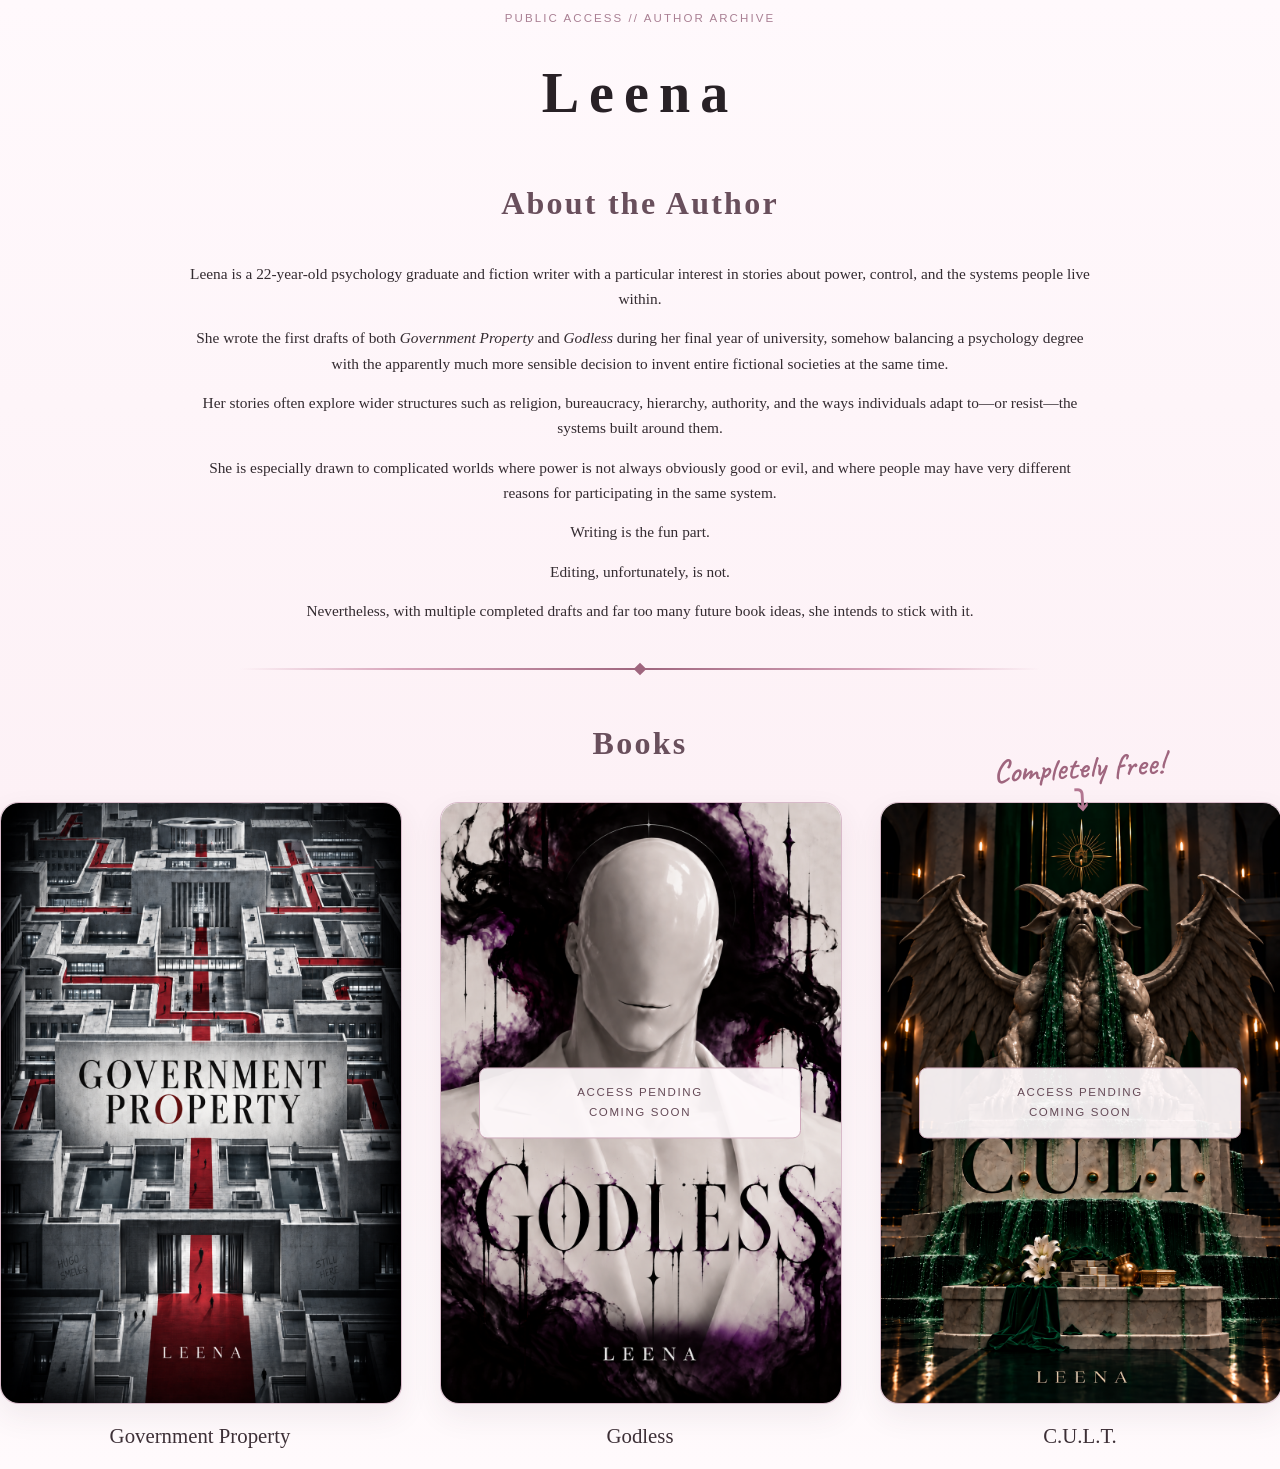
<file: index.html>
<!DOCTYPE html>
<html lang="en">

<head>
  <!-- =========================================================
       HANDWRITING FONT
       Used for the "Completely free" note on Book Three.
       ========================================================= -->

  <link rel="preconnect" href="https://fonts.googleapis.com">

  <link rel="preconnect" href="https://fonts.gstatic.com" crossorigin>

  <link href="https://fonts.googleapis.com/css2?family=Caveat:wght@600&display=swap" rel="stylesheet">


  <!-- Main website styling -->
  <link rel="stylesheet" href="style.css">
    
  <!-- =========================================================
       WEBSITE SETTINGS
       This section controls basic browser information.
       You normally won't need to edit much here.
       ========================================================= -->

  <meta charset="UTF-8">

  <meta name="viewport" content="width=device-width, initial-scale=1.0">

  <!-- This is the text shown on the browser tab -->
  <title>Leena | Author</title>

</head>


<body>


  <!-- =========================================================
       AUTHOR NAME / MAIN WEBSITE TITLE
       Change "Leena" here if you ever want a different name.
  
     INSTITUTIONAL WEBSITE LABEL
     Small atmospheric text above the author name
     ========================================================= -->

<p class="system-label">
  PUBLIC ACCESS // AUTHOR ARCHIVE
</p>
  
  <h1>Leena</h1>



  <!-- =========================================================
       ABOUT THE AUTHOR SECTION
       Replace the paragraph below with your actual author bio.
       ========================================================= -->

<section class="about-section">

  <h2>About the Author</h2>

  <p>
    Leena is a 22-year-old psychology graduate and fiction writer with a particular
    interest in stories about power, control, and the systems people live within.
  </p>

  <p>
    She wrote the first drafts of both <em>Government Property</em> and <em>Godless</em>
    during her final year of university, somehow balancing a psychology degree with
    the apparently much more sensible decision to invent entire fictional societies
    at the same time.
  </p>

  <p>
    Her stories often explore wider structures such as religion, bureaucracy,
    hierarchy, authority, and the ways individuals adapt to—or resist—the systems
    built around them.
  </p>

  <p>
    She is especially drawn to complicated worlds where power is not always obviously
    good or evil, and where people may have very different reasons for participating
    in the same system.
  </p>

  <p>
    Writing is the fun part.
  </p>

  <p>
    Editing, unfortunately, is not.
  </p>

  <p>
    Nevertheless, with multiple completed drafts and far too many future book ideas,
    she intends to stick with it.
  </p>

  </section>
  
<!-- =========================================================
     DECORATIVE DIVIDER
     Separates the author bio from the books.
     ========================================================= -->

<div class="section-divider"></div>
  
<!-- =========================================================
     BOOKS SECTION
     Contains all books shown on the homepage.
     ========================================================= -->

<section class="books-section">

  <h2>Books</h2>

  <!-- =====================================================
       BOOK GRID
       Keeps the three books beside each other.
       ===================================================== -->

  <div class="book-grid">

 <!-- ===================================================
     BOOK 1
     Government Property
     Clicking the cover OR title opens Book One's page.
     =================================================== -->

<div class="book">

  <a href="book-one.html">

    <div class="book-cover-placeholder">

      <img
        src="government-property-cover.png.png"
        alt="Government Property book cover"
      >

    </div>

  </a>

  <h3>
    <a href="book-one.html">Government Property</a>
  </h3>

</div>

   <!-- ===================================================
     BOOK 2
     Godless
     Coming soon - cover is visible but access is pending.
     =================================================== -->

<div class="book coming-soon">

  <a href="book-two.html">

    <div class="book-cover-placeholder">

      <img
        src="godless-cover.png.png"
        alt="Godless book cover"
      >

    </div>

  </a>

  <h3>
    <a href="book-two.html">Godless</a>
  </h3>

</div>
    
    <!-- ===================================================
     BOOK 3
     Clicking the cover OR title opens Book Three's page.
     =================================================== -->

<div class="book coming-soon">

  <!-- ===================================================
     FREE BOOK NOTE
     Handwritten note shown above Book Three.
     =================================================== -->

<div class="free-note">

  Completely free!

<div class="free-arrows">
  ⤵
</div>

</div>

  <a href="book-three.html">

    
   <div class="book-cover-placeholder">

  <!-- C.U.L.T. real book cover -->
  <img
    src="CULT-cover.png.png"
    alt="C.U.L.T. book cover"
  >

</div>

    

  </a>

  <h3>
    <a href="book-three.html">C.U.L.T.</a>
  </h3>

</div>
    
</section>
  
</body>

</html>
</file>
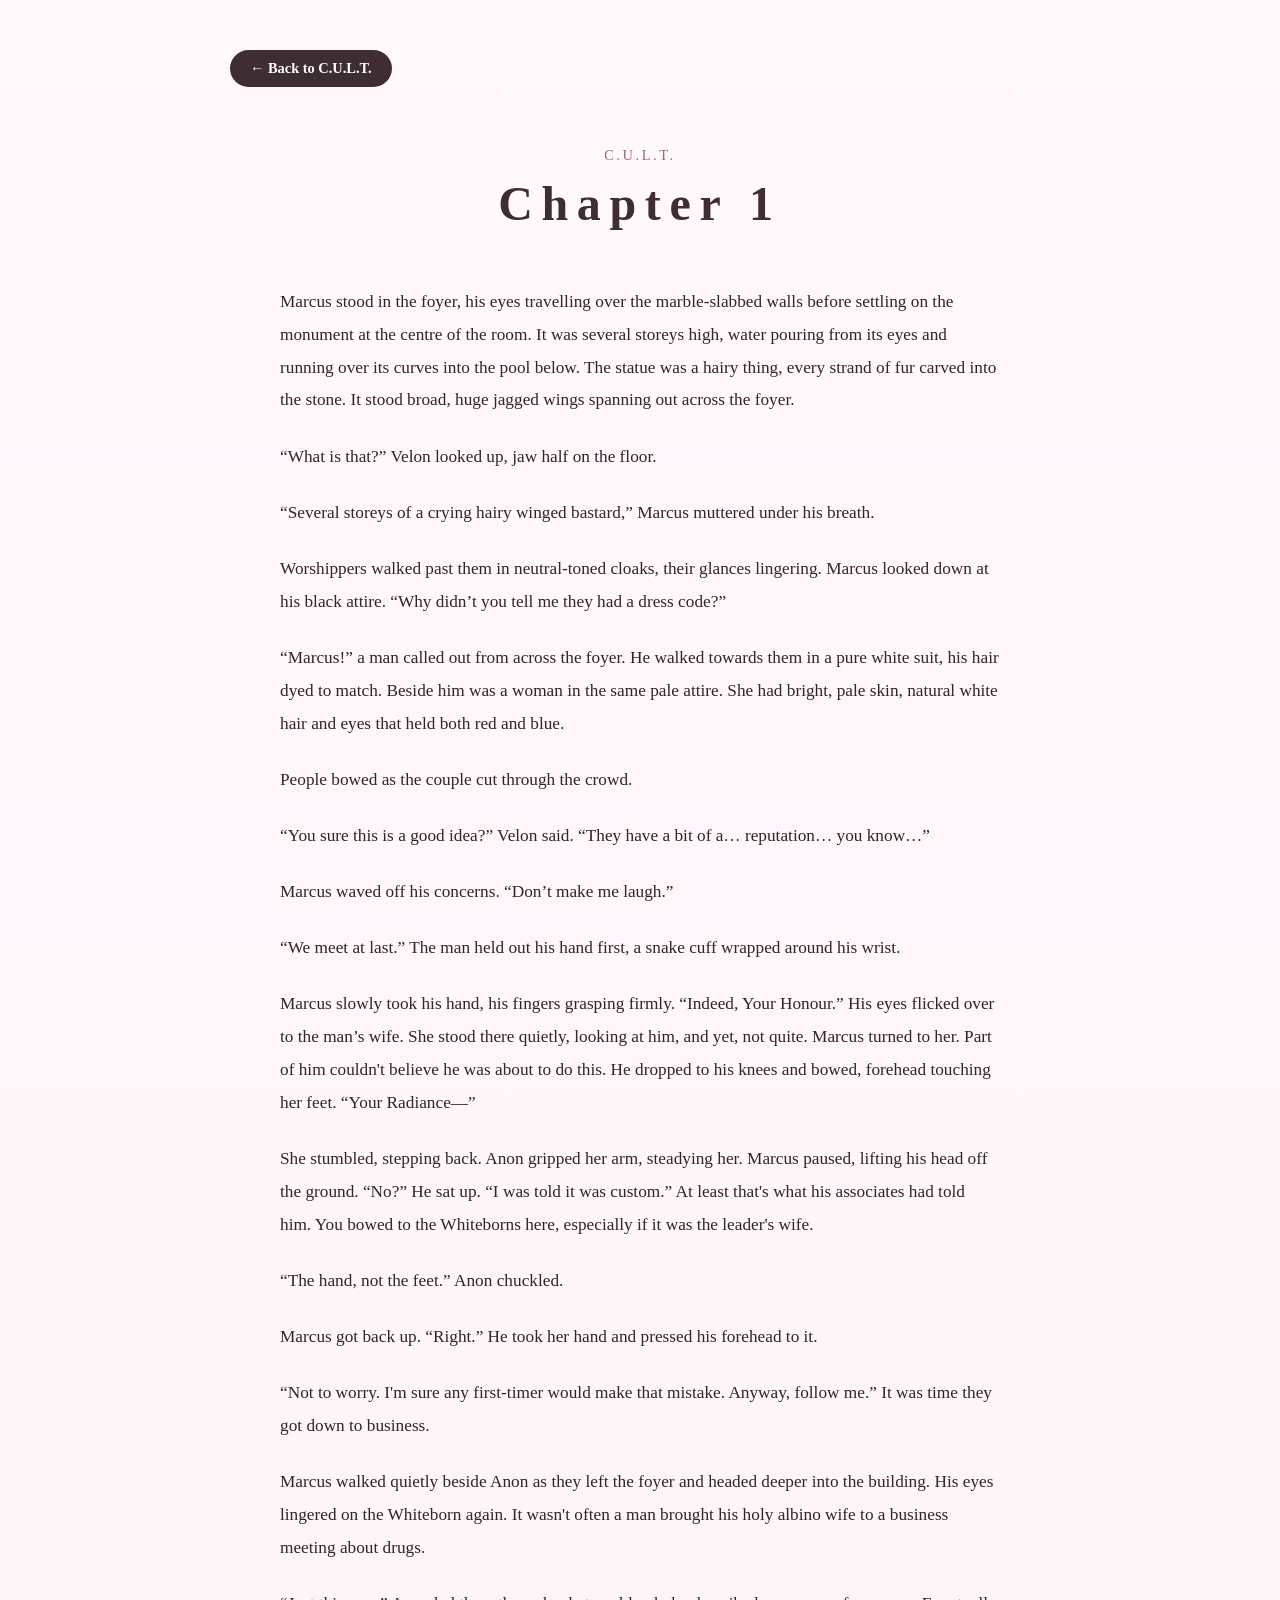
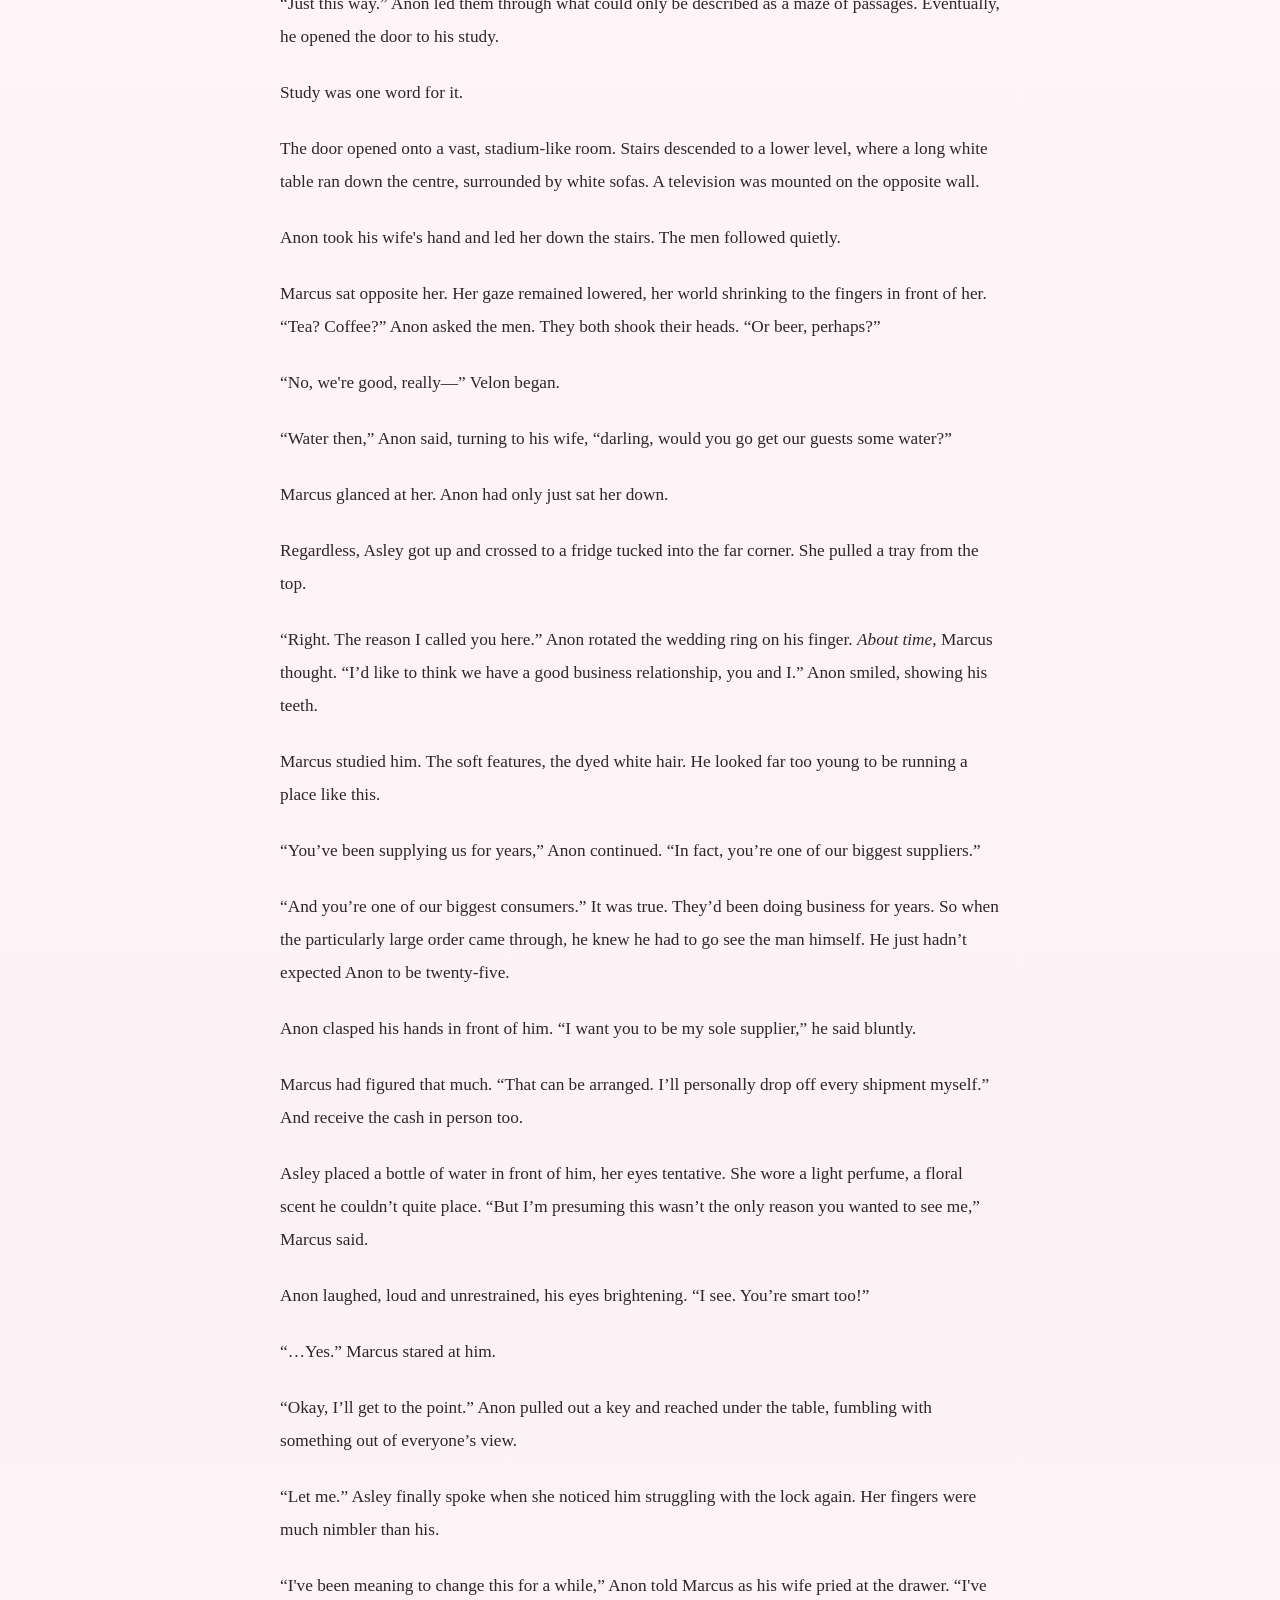
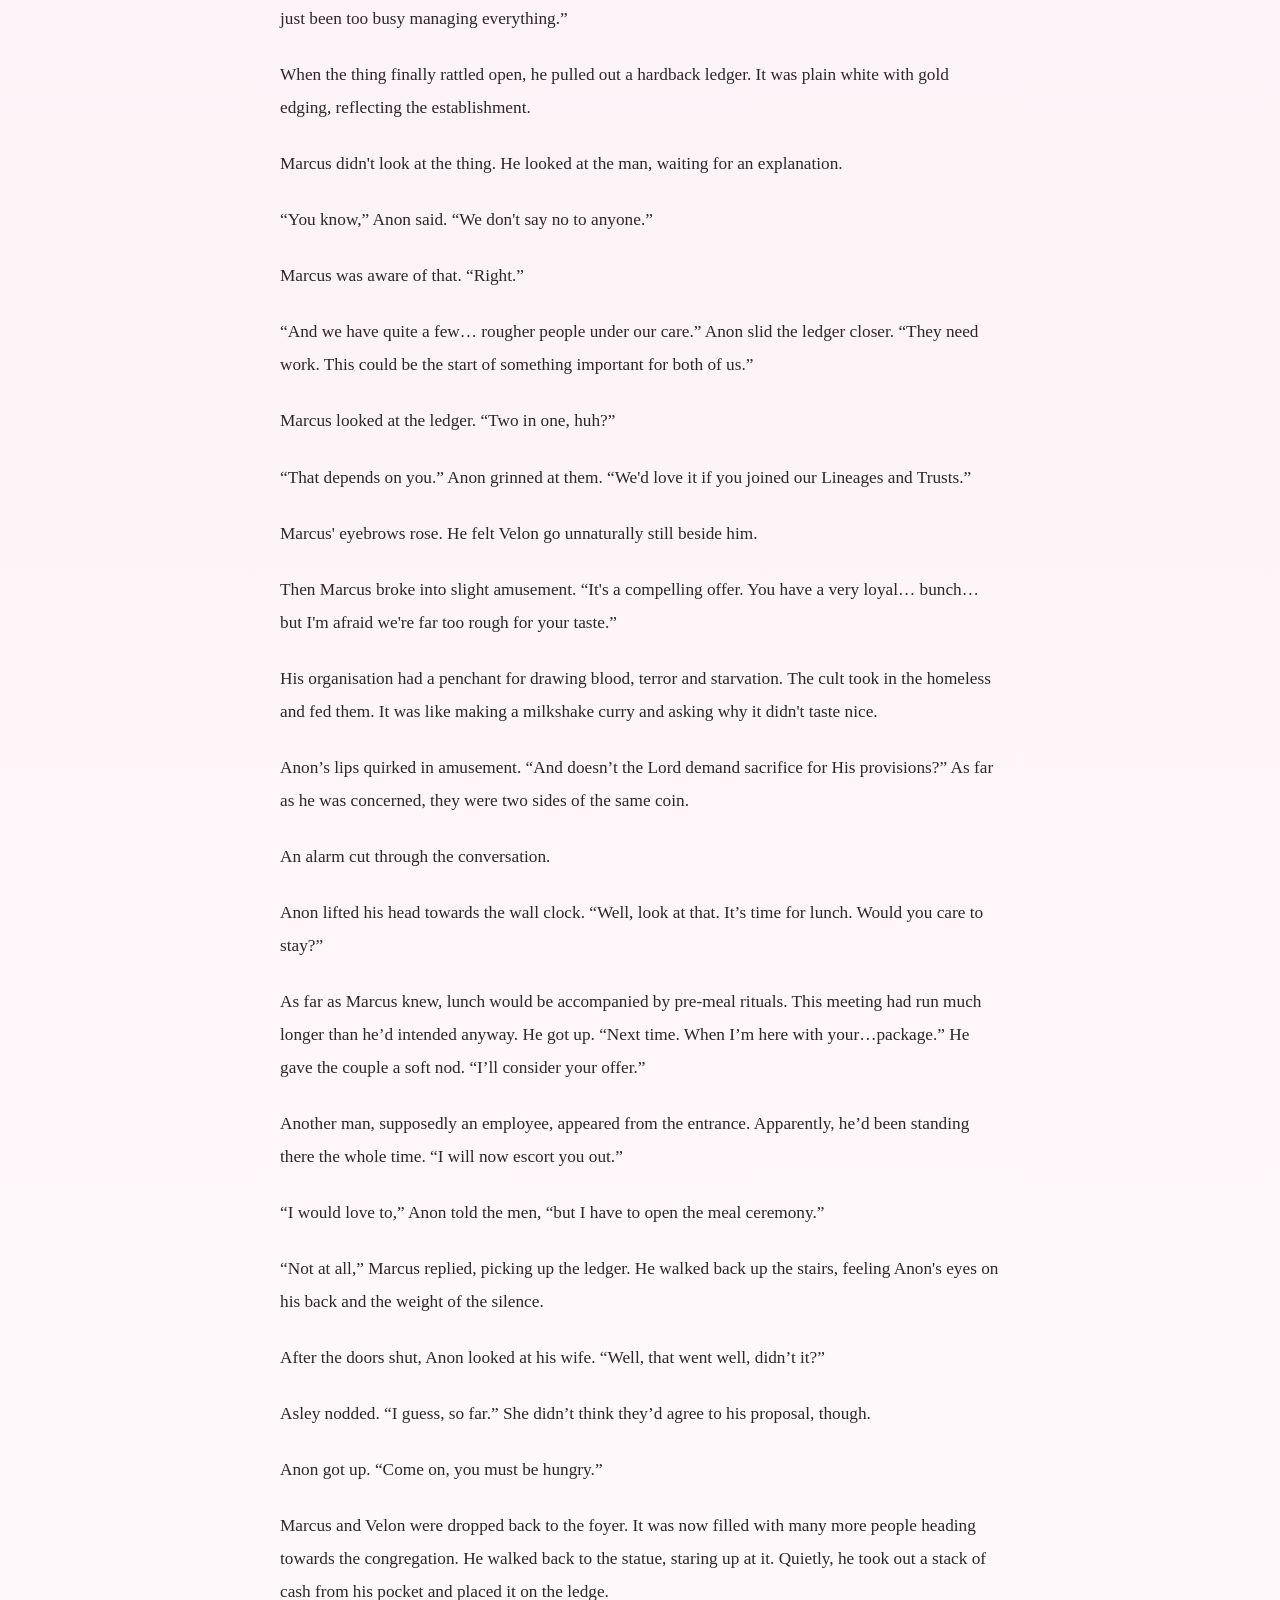
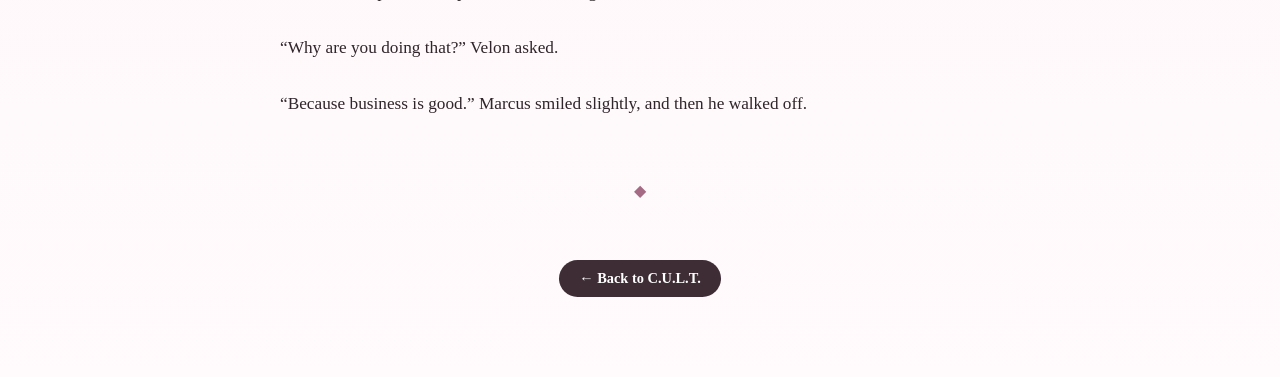
<file: cult-chapter-1.html>
<!DOCTYPE html>
<html lang="en">

<head>

  <!-- =========================================================
       WEBSITE SETTINGS
       ========================================================= -->

  <meta charset="UTF-8">

  <meta name="viewport" content="width=device-width, initial-scale=1.0">

  <title>Chapter 1 | C.U.L.T. | Leena</title>

  <link rel="stylesheet" href="style.css">

</head>


<body>

  <!-- =========================================================
       C.U.L.T. - CHAPTER 1
       This page contains ONLY Chapter 1.
       ========================================================= -->

  <main class="chapter-page">


    <!-- =========================================================
         BACK TO BOOK PAGE
         ========================================================= -->

    <a class="back-button" href="book-three.html">
      ← Back to C.U.L.T.
    </a>


    <!-- =========================================================
         CHAPTER HEADER
         ========================================================= -->

    <header class="chapter-header">

      <p class="chapter-book-title">
        C.U.L.T.
      </p>

      <h1>Chapter 1</h1>

    </header>


    <!-- =========================================================
         ACTUAL CHAPTER TEXT
         ========================================================= -->

    <article class="chapter-text">

      <p>
        Marcus stood in the foyer, his eyes travelling over the marble-slabbed walls before settling on the monument at the centre of the room. It was several storeys high, water pouring from its eyes and running over its curves into the pool below. The statue was a hairy thing, every strand of fur carved into the stone. It stood broad, huge jagged wings spanning out across the foyer.
      </p>

      <p>
        “What is that?” Velon looked up, jaw half on the floor.
      </p>

      <p>
        “Several storeys of a crying hairy winged bastard,” Marcus muttered under his breath.
      </p>

      <p>
        Worshippers walked past them in neutral-toned cloaks, their glances lingering. Marcus looked down at his black attire. “Why didn’t you tell me they had a dress code?”
      </p>

      <p>
        “Marcus!” a man called out from across the foyer. He walked towards them in a pure white suit, his hair dyed to match. Beside him was a woman in the same pale attire. She had bright, pale skin, natural white hair and eyes that held both red and blue.
      </p>

      <p>
        People bowed as the couple cut through the crowd.
      </p>

      <p>
        “You sure this is a good idea?” Velon said. “They have a bit of a… reputation… you know…”
      </p>

      <p>
        Marcus waved off his concerns. “Don’t make me laugh.”
      </p>

      <p>
        “We meet at last.” The man held out his hand first, a snake cuff wrapped around his wrist.
      </p>

      <p>
        Marcus slowly took his hand, his fingers grasping firmly. “Indeed, Your Honour.” His eyes flicked over to the man’s wife. She stood there quietly, looking at him, and yet, not quite. Marcus turned to her. Part of him couldn't believe he was about to do this. He dropped to his knees and bowed, forehead touching her feet. “Your Radiance—”
      </p>

      <p>
        She stumbled, stepping back. Anon gripped her arm, steadying her. Marcus paused, lifting his head off the ground. “No?” He sat up. “I was told it was custom.” At least that's what his associates had told him. You bowed to the Whiteborns here, especially if it was the leader's wife.
      </p>

      <p>
        “The hand, not the feet.” Anon chuckled.
      </p>

      <p>
        Marcus got back up. “Right.” He took her hand and pressed his forehead to it.
      </p>

      <p>
        “Not to worry. I'm sure any first-timer would make that mistake. Anyway, follow me.” It was time they got down to business.
      </p>

      <p>
        Marcus walked quietly beside Anon as they left the foyer and headed deeper into the building. His eyes lingered on the Whiteborn again. It wasn't often a man brought his holy albino wife to a business meeting about drugs.
      </p>

      <p>
        “Just this way.” Anon led them through what could only be described as a maze of passages. Eventually, he opened the door to his study.
      </p>

      <p>
        Study was one word for it.
      </p>

      <p>
        The door opened onto a vast, stadium-like room. Stairs descended to a lower level, where a long white table ran down the centre, surrounded by white sofas. A television was mounted on the opposite wall.
      </p>

      <p>
        Anon took his wife's hand and led her down the stairs. The men followed quietly.
      </p>

      <p>
        Marcus sat opposite her. Her gaze remained lowered, her world shrinking to the fingers in front of her. “Tea? Coffee?” Anon asked the men. They both shook their heads. “Or beer, perhaps?”
      </p>

      <p>
        “No, we're good, really—” Velon began.
      </p>

      <p>
        “Water then,” Anon said, turning to his wife, “darling, would you go get our guests some water?”
      </p>

      <p>
        Marcus glanced at her. Anon had only just sat her down.
      </p>

      <p>
        Regardless, Asley got up and crossed to a fridge tucked into the far corner. She pulled a tray from the top.
      </p>

      <p>
        “Right. The reason I called you here.” Anon rotated the wedding ring on his finger. <em>About time</em>, Marcus thought. “I’d like to think we have a good business relationship, you and I.” Anon smiled, showing his teeth.
      </p>

      <p>
        Marcus studied him. The soft features, the dyed white hair. He looked far too young to be running a place like this.
      </p>

      <p>
        “You’ve been supplying us for years,” Anon continued. “In fact, you’re one of our biggest suppliers.”
      </p>

      <p>
        “And you’re one of our biggest consumers.” It was true. They’d been doing business for years. So when the particularly large order came through, he knew he had to go see the man himself. He just hadn’t expected Anon to be twenty-five.
      </p>

      <p>
        Anon clasped his hands in front of him. “I want you to be my sole supplier,” he said bluntly.
      </p>

      <p>
        Marcus had figured that much. “That can be arranged. I’ll personally drop off every shipment myself.” And receive the cash in person too.
      </p>

      <p>
        Asley placed a bottle of water in front of him, her eyes tentative. She wore a light perfume, a floral scent he couldn’t quite place. “But I’m presuming this wasn’t the only reason you wanted to see me,” Marcus said.
      </p>

      <p>
        Anon laughed, loud and unrestrained, his eyes brightening. “I see. You’re smart too!”
      </p>

      <p>
        “…Yes.” Marcus stared at him.
      </p>

      <p>
        “Okay, I’ll get to the point.” Anon pulled out a key and reached under the table, fumbling with something out of everyone’s view.
      </p>

      <p>
        “Let me.” Asley finally spoke when she noticed him struggling with the lock again. Her fingers were much nimbler than his.
      </p>

      <p>
        “I've been meaning to change this for a while,” Anon told Marcus as his wife pried at the drawer. “I've just been too busy managing everything.”
      </p>

      <p>
        When the thing finally rattled open, he pulled out a hardback ledger. It was plain white with gold edging, reflecting the establishment.
      </p>

      <p>
        Marcus didn't look at the thing. He looked at the man, waiting for an explanation.
      </p>

      <p>
        “You know,” Anon said. “We don't say no to anyone.”
      </p>

      <p>
        Marcus was aware of that. “Right.”
      </p>

      <p>
        “And we have quite a few… rougher people under our care.” Anon slid the ledger closer. “They need work. This could be the start of something important for both of us.”
      </p>

      <p>
        Marcus looked at the ledger. “Two in one, huh?”
      </p>

      <p>
        “That depends on you.” Anon grinned at them. “We'd love it if you joined our Lineages and Trusts.”
      </p>

      <p>
        Marcus' eyebrows rose. He felt Velon go unnaturally still beside him.
      </p>

      <p>
        Then Marcus broke into slight amusement. “It's a compelling offer. You have a very loyal… bunch… but I'm afraid we're far too rough for your taste.”
      </p>

      <p>
        His organisation had a penchant for drawing blood, terror and starvation. The cult took in the homeless and fed them. It was like making a milkshake curry and asking why it didn't taste nice.
      </p>

      <p>
        Anon’s lips quirked in amusement. “And doesn’t the Lord demand sacrifice for His provisions?” As far as he was concerned, they were two sides of the same coin.
      </p>

      <p>
        An alarm cut through the conversation.
      </p>

      <p>
        Anon lifted his head towards the wall clock. “Well, look at that. It’s time for lunch. Would you care to stay?”
      </p>

      <p>
        As far as Marcus knew, lunch would be accompanied by pre-meal rituals. This meeting had run much longer than he’d intended anyway. He got up. “Next time. When I’m here with your…package.” He gave the couple a soft nod. “I’ll consider your offer.”
      </p>

      <p>
        Another man, supposedly an employee, appeared from the entrance. Apparently, he’d been standing there the whole time. “I will now escort you out.”
      </p>

      <p>
        “I would love to,” Anon told the men, “but I have to open the meal ceremony.”
      </p>

      <p>
        “Not at all,” Marcus replied, picking up the ledger. He walked back up the stairs, feeling Anon's eyes on his back and the weight of the silence.
      </p>

      <p>
        After the doors shut, Anon looked at his wife. “Well, that went well, didn’t it?”
      </p>

      <p>
        Asley nodded. “I guess, so far.” She didn’t think they’d agree to his proposal, though.
      </p>

      <p>
        Anon got up. “Come on, you must be hungry.”
      </p>

      <p>
        Marcus and Velon were dropped back to the foyer. It was now filled with many more people heading towards the congregation. He walked back to the statue, staring up at it. Quietly, he took out a stack of cash from his pocket and placed it on the ledge.
      </p>

      <p>
        “Why are you doing that?” Velon asked.
      </p>

      <p>
        “Because business is good.” Marcus smiled slightly, and then he walked off.
      </p>

    </article>


    <!-- =========================================================
         END OF CHAPTER
         ========================================================= -->

    <div class="chapter-end">
      ◆
    </div>


    <!-- =========================================================
         BACK TO BOOK PAGE
         ========================================================= -->

    <div class="chapter-navigation">

      <a class="back-button" href="book-three.html">
        ← Back to C.U.L.T.
      </a>

    </div>


  </main>


</body>

</html>
</file>
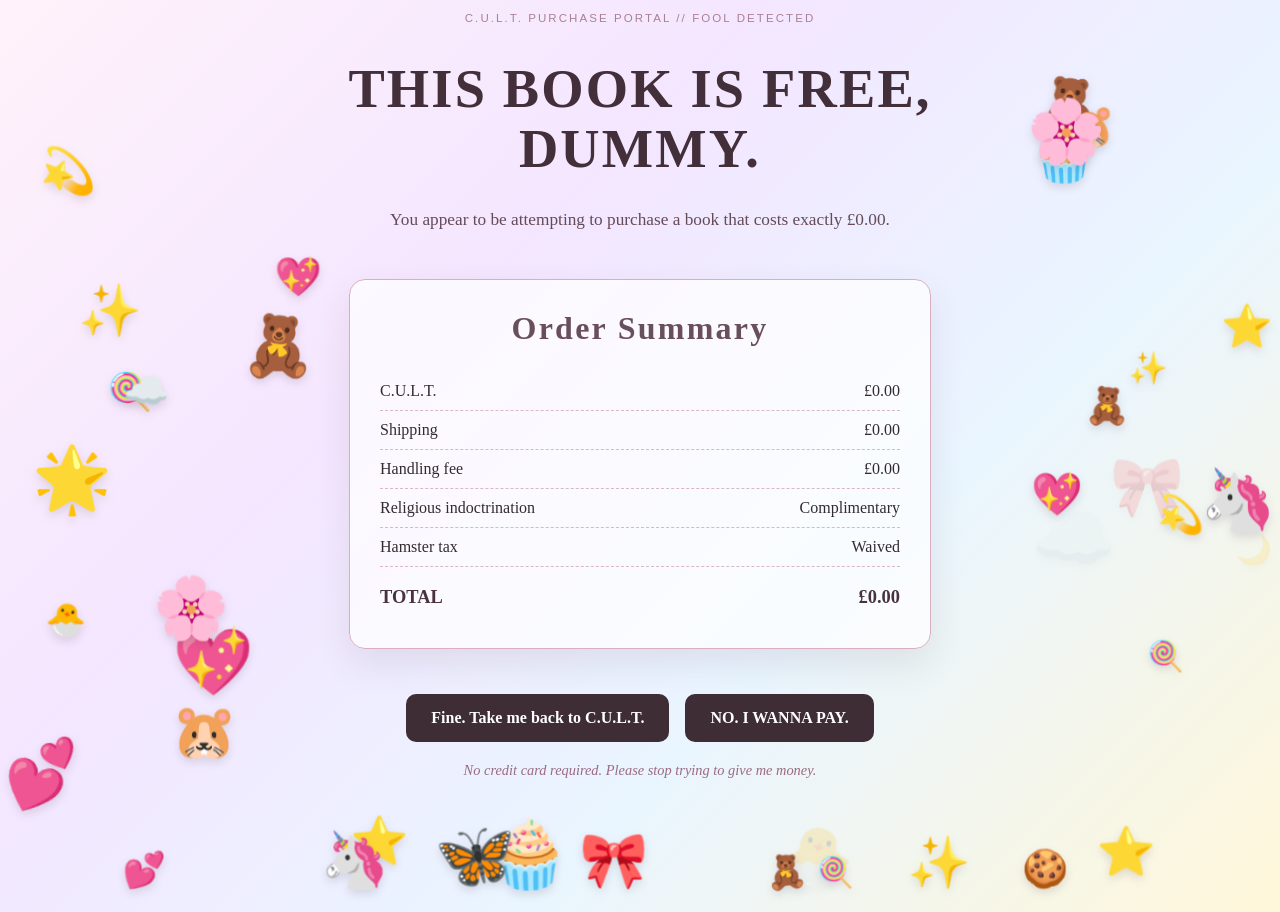
<file: cult-free.html>
<!DOCTYPE html>
<html lang="en">

<head>

  <!-- =========================================================
       WEBSITE SETTINGS
       Joke page for people trying to "purchase" C.U.L.T.
       ========================================================= -->

  <meta charset="UTF-8">

  <meta name="viewport" content="width=device-width, initial-scale=1.0">

  <title>C.U.L.T. Purchase Portal | Leena</title>

  <!-- Uses the SAME stylesheet as the rest of the website -->
  <link rel="stylesheet" href="style.css">

</head>


<body class="cult-free-page">


  <!-- =========================================================
       C.U.L.T. CHAOS LAYERS
       JavaScript fills these layers with flying creatures.

       BEHIND = creatures can appear behind the page content.
       FRONT  = creatures can fly directly across the page.
       ========================================================= -->

  <div
    class="cult-chaos-layer cult-chaos-behind"
    id="cult-chaos-behind"
    aria-hidden="true"
  ></div>

  <div
    class="cult-chaos-layer cult-chaos-front"
    id="cult-chaos-front"
    aria-hidden="true"
  ></div>


  <!-- =========================================================
       MAIN JOKE PAGE
       ========================================================= -->

  <main class="cult-free-container">


    <!-- =====================================================
         FAKE PURCHASE PORTAL LABEL
         ===================================================== -->

    <p class="cult-free-label">
      C.U.L.T. PURCHASE PORTAL // FOOL DETECTED
    </p>


    <!-- =====================================================
         MAIN MESSAGE
         ===================================================== -->

    <h1 class="cult-free-title">
      THIS BOOK IS FREE, DUMMY.
    </h1>

    <p class="cult-free-subtitle">
      You appear to be attempting to purchase a book that costs exactly £0.00.
    </p>


    <!-- =====================================================
         FAKE RECEIPT
         ===================================================== -->

    <section class="cult-receipt">

      <h2>Order Summary</h2>

      <div class="cult-receipt-row">
        <span>C.U.L.T.</span>
        <span>£0.00</span>
      </div>

      <div class="cult-receipt-row">
        <span>Shipping</span>
        <span>£0.00</span>
      </div>

      <div class="cult-receipt-row">
        <span>Handling fee</span>
        <span>£0.00</span>
      </div>

      <div class="cult-receipt-row">
        <span>Religious indoctrination</span>
        <span>Complimentary</span>
      </div>

      <div class="cult-receipt-row">
        <span>Hamster tax</span>
        <span>Waived</span>
      </div>

      <div class="cult-receipt-total">
        <span>TOTAL</span>
        <span>£0.00</span>
      </div>

    </section>


 <!-- =====================================================
     C.U.L.T. PURCHASE CHOICES

     LEFT:
     Gives up and returns to the normal C.U.L.T. page.

     RIGHT:
     Insists on paying and enters the ridiculous
     support-the-author process.
     ===================================================== -->

<div class="cult-choice-buttons">

  <a
    class="cult-read-button"
    href="book-three.html"
  >
    Fine. Take me back to C.U.L.T.
  </a>

  <a
    class="cult-read-button cult-pay-button"
    href="cult-support.html"
  >
    NO. I WANNA PAY.
  </a>

</div>


    <!-- =====================================================
         FINAL JOKE
         ===================================================== -->

    <p class="cult-free-warning">
      No credit card required. Please stop trying to give me money.
    </p>




  </main>


  <!-- =========================================================
       C.U.L.T. CHAOS JAVASCRIPT
       Creates the exploding and flying unicorns, hamsters,
       rainbows, sparkles and other nonsense on this page only.
       ========================================================= -->

  <script src="cult-free.js"></script>


</body>

</html>
</file>
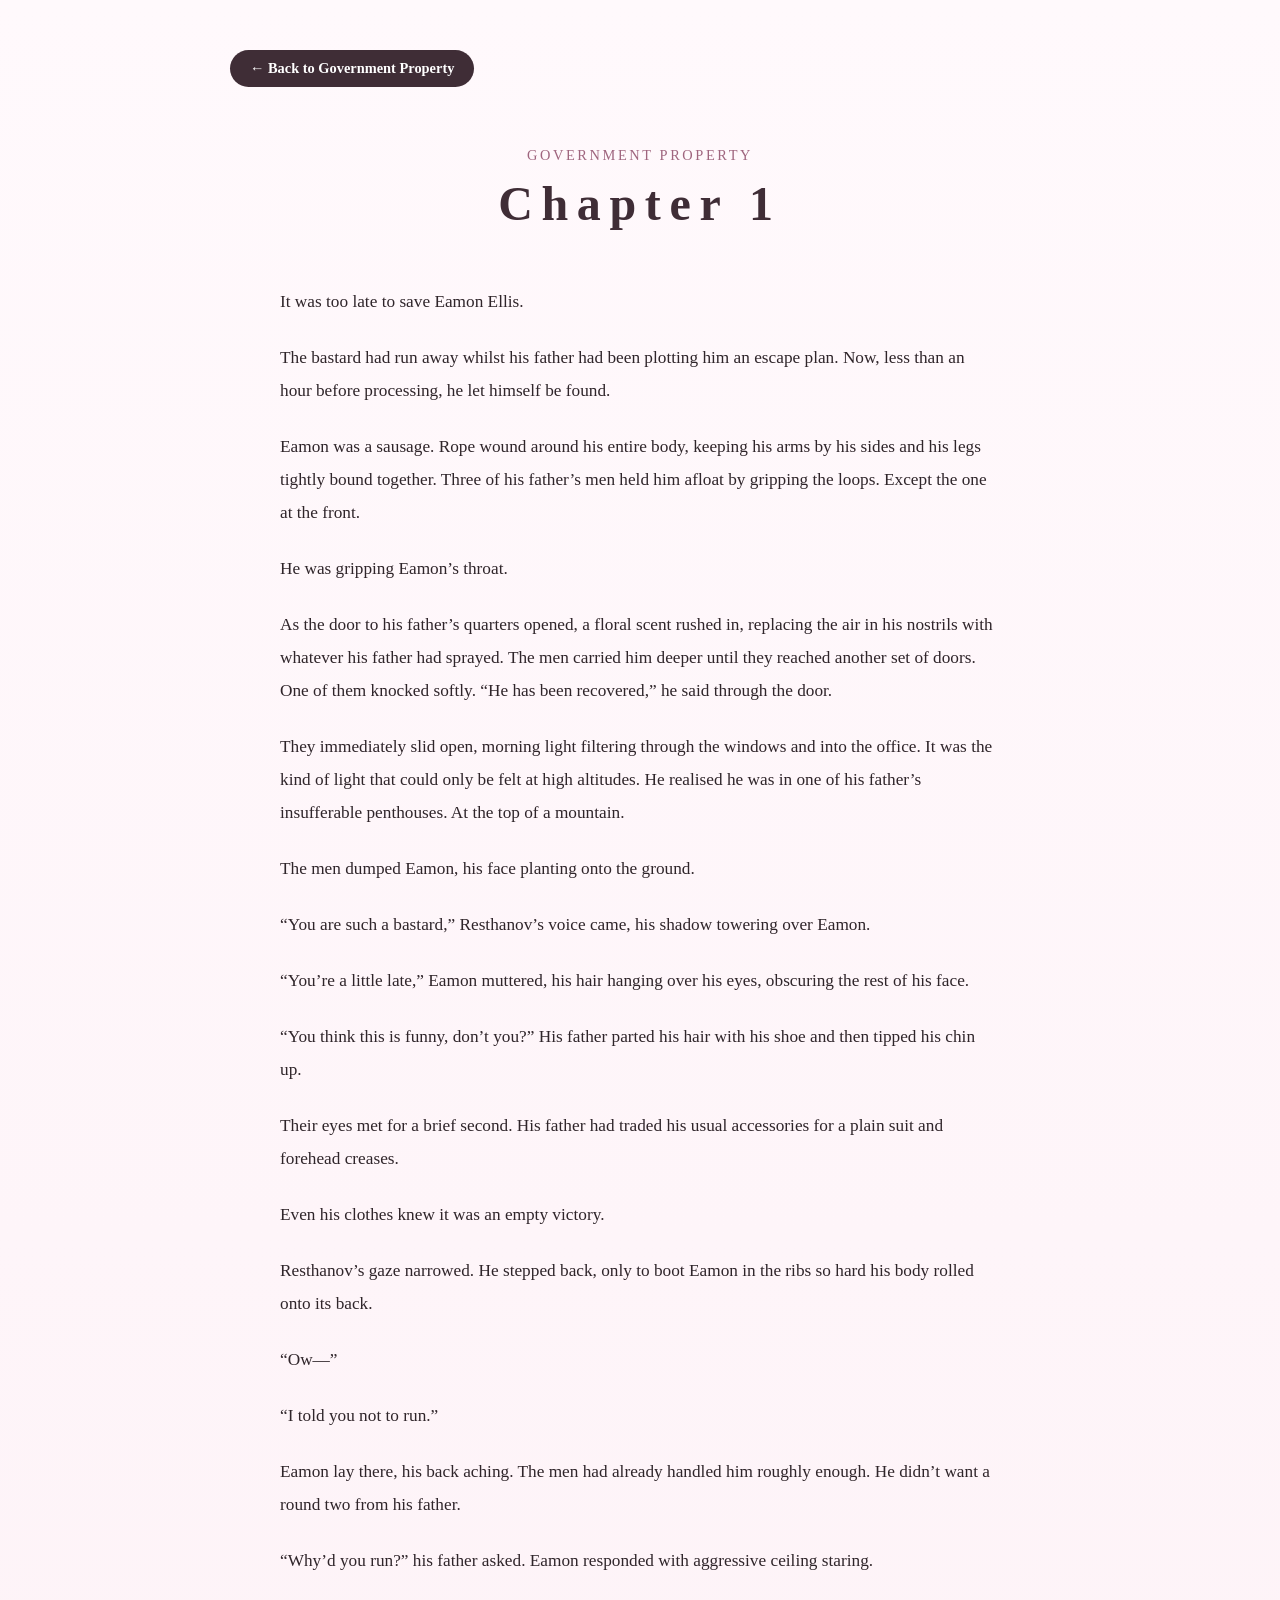
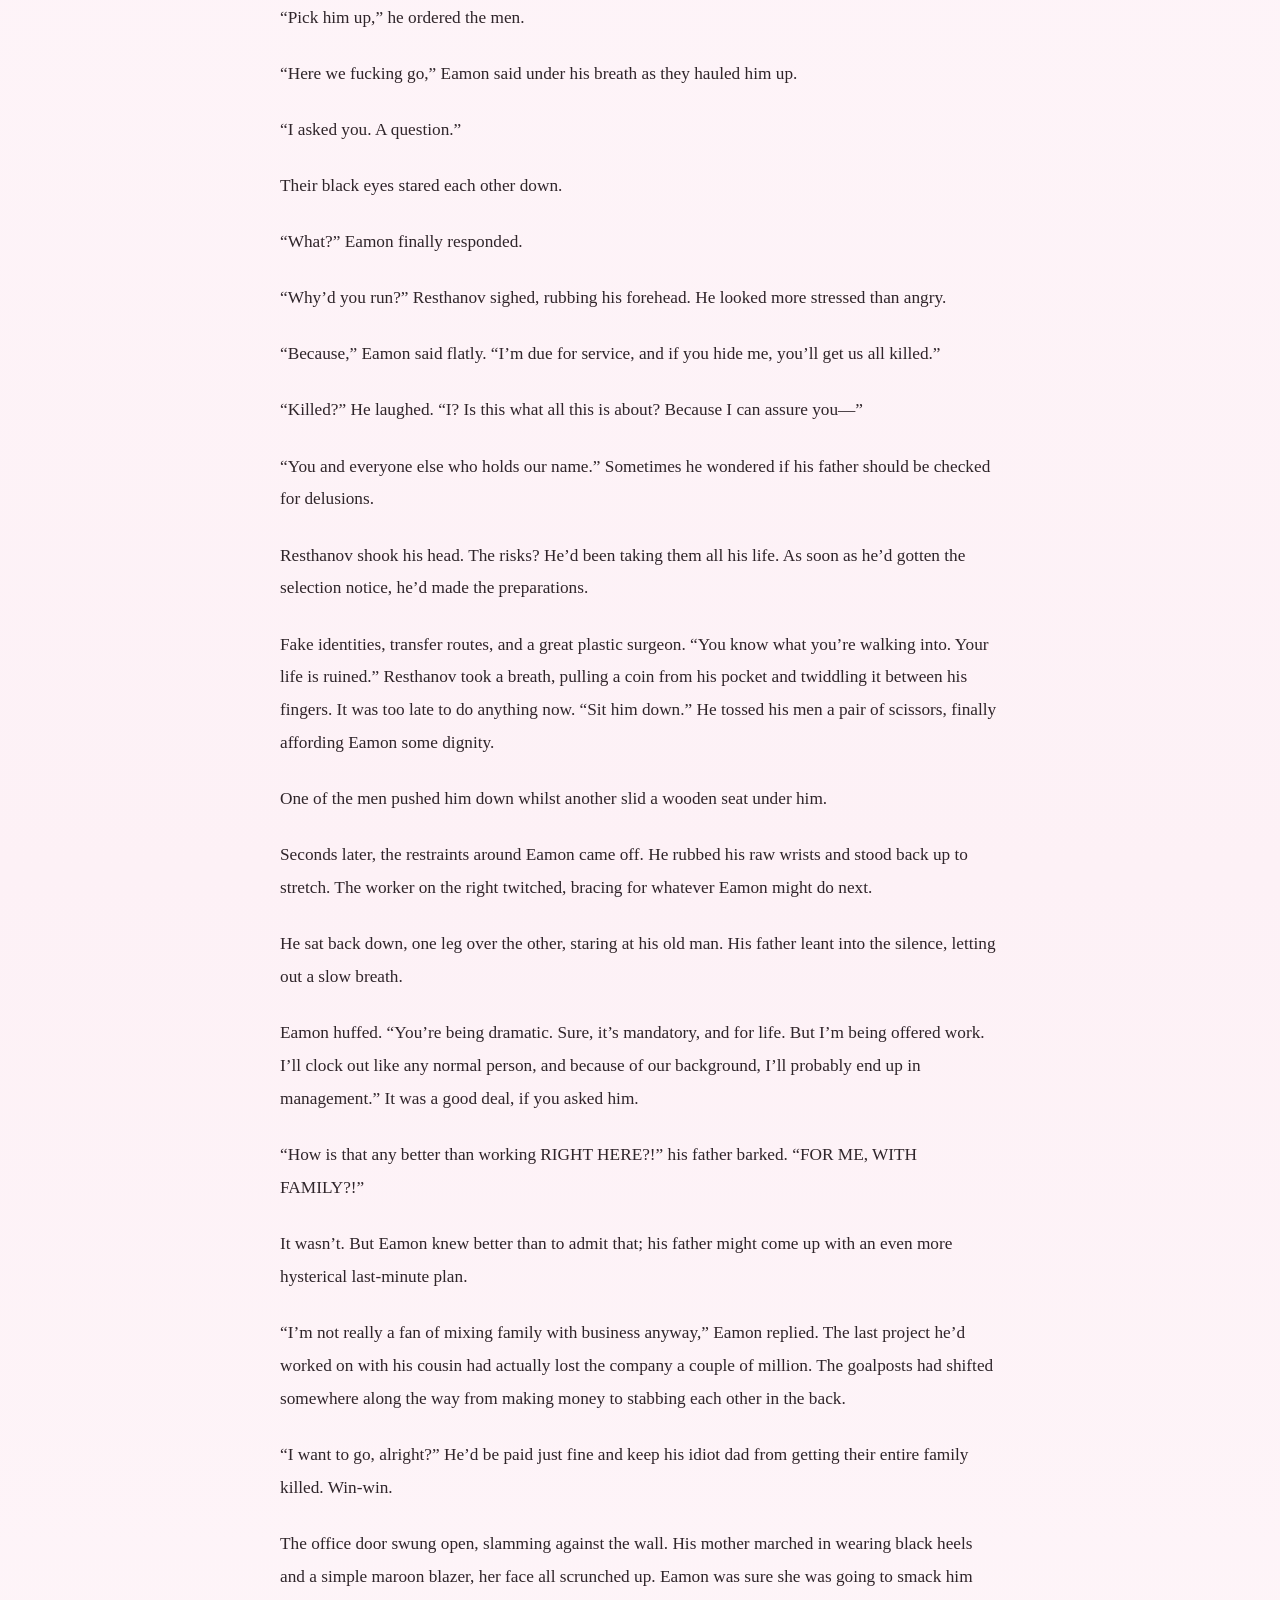
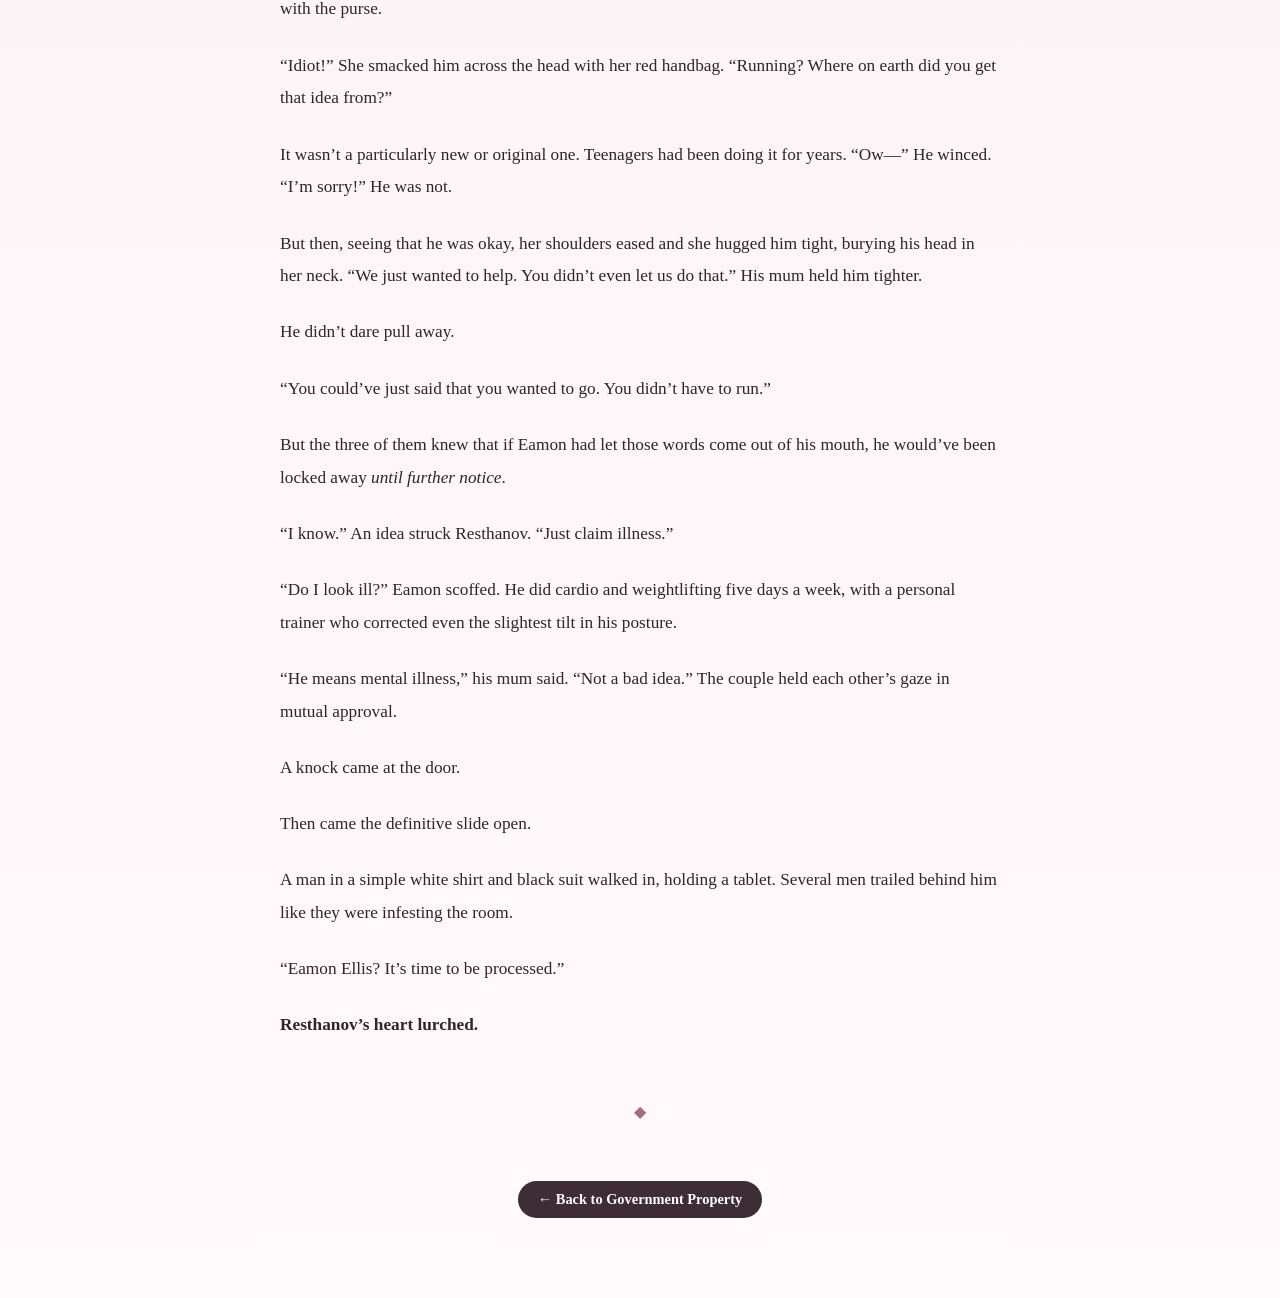
<file: government-property-chapter-1.html>
<!DOCTYPE html>
<html lang="en">

<head>

  <!-- =========================================================
       WEBSITE SETTINGS
       ========================================================= -->

  <meta charset="UTF-8">

  <meta name="viewport" content="width=device-width, initial-scale=1.0">

  <title>Chapter 1 | Government Property | Leena</title>

  <link rel="stylesheet" href="style.css">

</head>


<body>


  <!-- =========================================================
       GOVERNMENT PROPERTY - CHAPTER 1
       This page contains ONLY Chapter 1.
       ========================================================= -->

  <main class="chapter-page">


    <!-- =========================================================
         BACK TO BOOK PAGE
         ========================================================= -->

    <a class="back-button" href="book-one.html">
      ← Back to Government Property
    </a>


    <!-- =========================================================
         CHAPTER HEADER
         ========================================================= -->

    <header class="chapter-header">

      <p class="chapter-book-title">
        Government Property
      </p>

      <h1>Chapter 1</h1>

    </header>


    <!-- =========================================================
         ACTUAL CHAPTER TEXT
         Your finished Chapter 1 will go here.
         ========================================================= -->

    <article class="chapter-text">

<p>
  It was too late to save Eamon Ellis.
</p>

<p>
  The bastard had run away whilst his father had been plotting him an escape plan. Now, less than an hour before processing, he let himself be found.
</p>

<p>
  Eamon was a sausage. Rope wound around his entire body, keeping his arms by his sides and his legs tightly bound together. Three of his father’s men held him afloat by gripping the loops. Except the one at the front.
</p>

<p>
  He was gripping Eamon’s throat.
</p>

<p>
  As the door to his father’s quarters opened, a floral scent rushed in, replacing the air in his nostrils with whatever his father had sprayed. The men carried him deeper until they reached another set of doors. One of them knocked softly. “He has been recovered,” he said through the door.
</p>

<p>
  They immediately slid open, morning light filtering through the windows and into the office. It was the kind of light that could only be felt at high altitudes. He realised he was in one of his father’s insufferable penthouses. At the top of a mountain.
</p>

<p>
  The men dumped Eamon, his face planting onto the ground.
</p>

<p>
  “You are such a bastard,” Resthanov’s voice came, his shadow towering over Eamon.
</p>

<p>
  “You’re a little late,” Eamon muttered, his hair hanging over his eyes, obscuring the rest of his face.
</p>

<p>
  “You think this is funny, don’t you?” His father parted his hair with his shoe and then tipped his chin up.
</p>

<p>
  Their eyes met for a brief second. His father had traded his usual accessories for a plain suit and forehead creases.
</p>

<p>
  Even his clothes knew it was an empty victory.
</p>

<p>
  Resthanov’s gaze narrowed. He stepped back, only to boot Eamon in the ribs so hard his body rolled onto its back.
</p>

<p>
  “Ow—”
</p>

<p>
  “I told you not to run.”
</p>

<p>
  Eamon lay there, his back aching. The men had already handled him roughly enough. He didn’t want a round two from his father.
</p>

<p>
  “Why’d you run?” his father asked. Eamon responded with aggressive ceiling staring.
</p>

<p>
  “Pick him up,” he ordered the men.
</p>

<p>
  “Here we fucking go,” Eamon said under his breath as they hauled him up.
</p>

<p>
  “I asked you. A question.”
</p>

<p>
  Their black eyes stared each other down.
</p>

<p>
  “What?” Eamon finally responded.
</p>

<p>
  “Why’d you run?” Resthanov sighed, rubbing his forehead. He looked more stressed than angry.
</p>

<p>
  “Because,” Eamon said flatly. “I’m due for service, and if you hide me, you’ll get us all killed.”
</p>

<p>
  “Killed?” He laughed. “I? Is this what all this is about? Because I can assure you—”
</p>

<p>
  “You and everyone else who holds our name.” Sometimes he wondered if his father should be checked for delusions.
</p>

<p>
  Resthanov shook his head. The risks? He’d been taking them all his life. As soon as he’d gotten the selection notice, he’d made the preparations.
</p>

<p>
  Fake identities, transfer routes, and a great plastic surgeon. “You know what you’re walking into. Your life is ruined.” Resthanov took a breath, pulling a coin from his pocket and twiddling it between his fingers. It was too late to do anything now. “Sit him down.” He tossed his men a pair of scissors, finally affording Eamon some dignity.
</p>

<p>
  One of the men pushed him down whilst another slid a wooden seat under him.
</p>

<p>
  Seconds later, the restraints around Eamon came off. He rubbed his raw wrists and stood back up to stretch. The worker on the right twitched, bracing for whatever Eamon might do next.
</p>

<p>
  He sat back down, one leg over the other, staring at his old man. His father leant into the silence, letting out a slow breath.
</p>

<p>
  Eamon huffed. “You’re being dramatic. Sure, it’s mandatory, and for life. But I’m being offered work. I’ll clock out like any normal person, and because of our background, I’ll probably end up in management.” It was a good deal, if you asked him.
</p>

<p>
  “How is that any better than working RIGHT HERE?!” his father barked. “FOR ME, WITH FAMILY?!”
</p>

<p>
  It wasn’t. But Eamon knew better than to admit that; his father might come up with an even more hysterical last-minute plan.
</p>

<p>
  “I’m not really a fan of mixing family with business anyway,” Eamon replied. The last project he’d worked on with his cousin had actually lost the company a couple of million. The goalposts had shifted somewhere along the way from making money to stabbing each other in the back.
</p>

<p>
  “I want to go, alright?” He’d be paid just fine and keep his idiot dad from getting their entire family killed. Win-win.
</p>

<p>
  The office door swung open, slamming against the wall. His mother marched in wearing black heels and a simple maroon blazer, her face all scrunched up. Eamon was sure she was going to smack him with the purse.
</p>

<p>
  “Idiot!” She smacked him across the head with her red handbag. “Running? Where on earth did you get that idea from?”
</p>

<p>
  It wasn’t a particularly new or original one. Teenagers had been doing it for years. “Ow—” He winced. “I’m sorry!” He was not.
</p>

<p>
  But then, seeing that he was okay, her shoulders eased and she hugged him tight, burying his head in her neck. “We just wanted to help. You didn’t even let us do that.” His mum held him tighter.
</p>

<p>
  He didn’t dare pull away.
</p>

<p>
  “You could’ve just said that you wanted to go. You didn’t have to run.”
</p>

<p>
  But the three of them knew that if Eamon had let those words come out of his mouth, he would’ve been locked away <em>until further notice</em>.
</p>

<p>
  “I know.” An idea struck Resthanov. “Just claim illness.”
</p>

<p>
  “Do I look ill?” Eamon scoffed. He did cardio and weightlifting five days a week, with a personal trainer who corrected even the slightest tilt in his posture.
</p>

<p>
  “He means mental illness,” his mum said. “Not a bad idea.” The couple held each other’s gaze in mutual approval.
</p>

<p>
  A knock came at the door.
</p>

<p>
  Then came the definitive slide open.
</p>

<p>
  A man in a simple white shirt and black suit walked in, holding a tablet. Several men trailed behind him like they were infesting the room.
</p>

<p>
  “Eamon Ellis? It’s time to be processed.”
</p>

<p>
  <strong>Resthanov’s heart lurched.</strong>
</p>

    </article>


    <!-- =========================================================
         END OF CHAPTER
         ========================================================= -->

    <div class="chapter-end">
      ◆
    </div>


    <!-- =========================================================
         BACK TO BOOK PAGE
         ========================================================= -->

    <div class="chapter-navigation">

      <a class="back-button" href="book-one.html">
        ← Back to Government Property
      </a>

    </div>


  </main>


</body>

</html>
</file>
<file: style.css>
/* =========================================================
   ENTIRE WEBSITE
   General colours, font, spacing
   ========================================================= */

body {
  margin: 0;
  padding: 0;
  background-color: #f4f0ea;
  color: #1f1f1f;
  font-family: Georgia, "Times New Roman", serif;
}


/* =========================================================
   MAIN PAGE CONTAINER
   Keeps everything centred and stops text stretching too wide
   ========================================================= */

main {
  width: 90%;
  max-width: 1100px;
  margin: 0 auto;
  padding: 60px 20px;
}


/* =========================================================
   AUTHOR NAME / MAIN TITLE
   ========================================================= */

h1 {
  text-align: center;
  font-size: 3.5rem;
  letter-spacing: 0.15em;
  margin-bottom: 50px;
}


/* =========================================================
   SECTION TITLES
   Example: "About the Author" and "Books"
   ========================================================= */

h2 {
  text-align: center;
  font-size: 2rem;
  margin-bottom: 25px;
}


/* =========================================================
   ABOUT THE AUTHOR SECTION
   ========================================================= */

.about-section {
  max-width: 700px;
  margin: 0 auto 80px auto;
  text-align: center;
  line-height: 1.8;
}


/* =========================================================
   BOOKS SECTION
   ========================================================= */

.books-section {
  margin-top: 50px;
}


/* =========================================================
   BOOK GRID
   Controls how the three books sit beside each other
   ========================================================= */

.book-grid {
  display: grid;
  grid-template-columns: repeat(3, 1fr);
  gap: 40px;
  margin-top: 40px;
}


/* =========================================================
   INDIVIDUAL BOOK
   ========================================================= */

.book {
  text-align: center;
}


/* =========================================================
   BOOK COVER PLACEHOLDER
   This will later be replaced by your actual book cover image
   ========================================================= */

.book-cover-placeholder {
  width: 100%;
  aspect-ratio: 2 / 3;
  border: 1px solid #777;
  display: flex;
  align-items: center;
  justify-content: center;
  background-color: #ded8cf;
  color: #555;
  font-size: 0.9rem;
  letter-spacing: 0.08em;
}


/* =========================================================
   BOOK TITLE
   ========================================================= */

.book h3 {
  margin-top: 20px;
  font-size: 1.3rem;
  font-weight: normal;
}


/* =========================================================
   MOBILE PHONE LAYOUT
   Makes books stack vertically on smaller screens
   ========================================================= */

@media (max-width: 700px) {

  .book-grid {
    grid-template-columns: 1fr;
    max-width: 300px;
    margin-left: auto;
    margin-right: auto;
  }

  h1 {
    font-size: 2.5rem;
  }
}

/* =========================================================
   INDIVIDUAL BOOK PAGE LAYOUT
   Puts the cover on the left and the book information
   on the right.
   ========================================================= */

.book-page {
  display: grid;
  grid-template-columns: 320px 1fr;
  gap: 60px;
  align-items: start;
  margin-top: 40px;
  margin-bottom: 80px;
}


/* =========================================================
   BOOK PAGE COVER
   Controls the size of the cover on individual book pages.
   Away from homepage, that second one you click on.
   ========================================================= */

.book-page-cover {
  width: 320px;
}


/* =========================================================
   BOOK PAGE DETAILS
   Title, blurb and purchase link.
   ========================================================= */

.book-page-details h1 {
  text-align: left;
  margin-top: 0;
  margin-bottom: 30px;
}

.book-page-details {
  line-height: 1.8;
}


/* =========================================================
   CHAPTER SECTION
   ========================================================= */

.chapter-section {
  max-width: 700px;
  margin: 0 auto;
  text-align: center;
}

.chapter-section p {
  margin: 15px 0;
}


/* =========================================================
   MOBILE BOOK PAGE
   Stacks the cover and blurb on smaller screens.
   ========================================================= */

@media (max-width: 700px) {

  .book-page {
    grid-template-columns: 1fr;
  }

  .book-page-cover {
    width: 100%;
    max-width: 300px;
    margin: 0 auto;
  }

  .book-page-details h1 {
    text-align: center;
  }
}


/* =========================================================
   SOFT DYSTOPIA THEME
   This section changes the overall mood of the website
   without changing the structure we already built.
   ========================================================= */


/* =========================================================
   MAIN WEBSITE COLOURS
   Soft pink / cream background with dark readable text
   ========================================================= */

body {
  background: linear-gradient(
    180deg,
    #fff9fc 0%,
    #fdf1f6 55%,
    #fffafc 100%
  );

  color: #332b30;
  min-height: 100vh;
}


/* =========================================================
   MAIN AUTHOR TITLE
   ========================================================= */

h1 {
  color: #282126;
  letter-spacing: 0.18em;
}


/* =========================================================
   SECTION HEADINGS
   About the Author / Books / Chapters
   ========================================================= */

h2 {
  color: #694f5c;
  letter-spacing: 0.07em;
}


/* =========================================================
   ABOUT THE AUTHOR BOX
   Gives the biography a soft white card
   ========================================================= */

.about-section {
  background-color: rgba(255, 255, 255, 0.65);

  border: 1px solid #ead5df;

  border-radius: 24px;

  padding: 35px;

  box-shadow: 0 12px 35px rgba(80, 45, 62, 0.06);
}


/* =========================================================
   BOOK COVER DESIGN
   Applies to placeholder covers AND later real cover areas
   ========================================================= */

.book-cover-placeholder {
  background: linear-gradient(
    145deg,
    #fffafd,
    #f2dfe8
  );

  border: 1px solid #d8bac9;

  border-radius: 18px;

  color: #765d69;

  box-shadow: 0 12px 30px rgba(73, 45, 59, 0.08);

  transition:
    transform 0.3s ease,
    box-shadow 0.3s ease,
    border-color 0.3s ease;
}


/* =========================================================
   CLICKABLE BOOK COVER
   Removes the default blue-link appearance
   ========================================================= */

.book > a {
  display: block;
  color: inherit;
  text-decoration: none;
}


/* =========================================================
   BOOK COVER HOVER EFFECT
   Cover subtly lifts when someone hovers over it
   ========================================================= */

.book > a:hover .book-cover-placeholder {
  transform: translateY(-7px);

  border-color: #b98ca2;

  box-shadow: 0 18px 38px rgba(73, 45, 59, 0.14);
}


/* =========================================================
   BOOK TITLE LINKS
   Replaces bright blue browser links
   ========================================================= */

.book h3 a {
  color: #3d3037;

  text-decoration: none;

  transition: color 0.25s ease;
}

.book h3 a:hover {
  color: #9a5d7b;
}


/* =========================================================
   IMPORTANT BUTTONS
   Styles Back to Home and Purchase links as buttons
   ========================================================= */

main > p > a,
.book-page-details a {
  display: inline-block;

  background-color: #3b2d34;

  color: #ffffff;

  text-decoration: none;

  padding: 11px 20px;

  border-radius: 999px;

  font-size: 0.85rem;

  letter-spacing: 0.08em;

  transition:
    transform 0.2s ease,
    background-color 0.2s ease;
}


/* =========================================================
   BUTTON HOVER EFFECT
   ========================================================= */

main > p > a:hover,
.book-page-details a:hover {
  background-color: #8d5670;

  transform: translateY(-2px);
}


/* =========================================================
   CHAPTER LINKS
   These stay more subtle instead of becoming large buttons
   ========================================================= */

.chapter-section a {
  color: #744b60;

  text-decoration: none;

  border-bottom: 1px solid #d6afc1;

  padding-bottom: 2px;
}

.chapter-section a:hover {
  color: #a85f82;

  border-bottom-color: #a85f82;
}


/* =========================================================
   SMALL INSTITUTIONAL LABELS
   Used for things like:
   PUBLIC ACCESS // AUTHOR ARCHIVE
   ========================================================= */

.system-label {
  text-align: center;

  font-family: Arial, Helvetica, sans-serif;

  font-size: 0.72rem;

  letter-spacing: 0.18em;

  color: #aa8094;

  text-transform: uppercase;

  margin-bottom: 15px;
}


/* =========================================================
   TEXT SELECTION
   Even highlighting text follows the website colours
   ========================================================= */

::selection {
  background-color: #e8bfd2;

  color: #2b2227;
}


/* =========================================================
   ALTERS THE VISUAL FOR ACCESS TO BOOK 2 AND 3
   COMING SOON BOOKS
   Adds an institutional overlay to unreleased books.
   ========================================================= */

.book.coming-soon > a {
  position: relative;
}


/* =========================================================
   ACCESS PENDING OVERLAY
   ========================================================= */

.book.coming-soon > a::after {
  content: "ACCESS PENDING\A COMING SOON";

  white-space: pre;

  position: absolute;

  top: 50%;
  left: 50%;

  transform: translate(-50%, -50%);

  width: 75%;

  background-color: rgba(255, 250, 252, 0.92);

  border: 1px solid #cda9ba;

  padding: 15px 10px;

  color: #654a57;

  font-family: Arial, Helvetica, sans-serif;

  font-size: 0.72rem;

  letter-spacing: 0.14em;

  line-height: 1.7;

  text-align: center;

  border-radius: 8px;
}


/* =========================================================
   REAL BOOK COVER IMAGES, GENERAL CODING FOR ALL BOOK COVERS
   Makes uploaded covers fill the existing cover boxes neatly.
   ========================================================= */

.book-cover-placeholder img {
  width: 100%;
  height: 100%;

  object-fit: cover;

  display: block;

  border-radius: inherit;
}



/* =========================================================
   ABOUT THE AUTHOR
   Open layout - no box or background.
   ========================================================= */

.about-section {
  width: 88%;
  max-width: 1000px;

  margin: 35px auto 45px auto;

  padding: 0;

  text-align: center;

  background: none;
  border: none;
  border-radius: 0;
  box-shadow: none;
}


/* =========================================================
   ABOUT THE AUTHOR TITLE
   ========================================================= */

.about-section h2 {
  margin: 0 0 28px 0;

  font-size: 2rem;

  color: #694f5c;
}


/* =========================================================
   ABOUT THE AUTHOR TEXT
   Keeps the writing centred and comfortably contained.
   ========================================================= */

.about-section p {
  max-width: 900px;

  margin: 0 auto 14px auto;

  text-align: center;

  font-size: 0.96rem;

  line-height: 1.65;
}


.about-section p:last-child {
  margin-bottom: 0;
}


/* =========================================================
   AUTHOR / BOOKS DIVIDER
   Dusty pink gradient that fades at both ends.
   ========================================================= */

.section-divider {
  position: relative;

  width: 65%;
  max-width: 800px;

  height: 2px;

  margin: 45px auto 55px auto;

  background: linear-gradient(
    90deg,
    transparent 0%,
    #d8a5bb 20%,
    #9f657e 50%,
    #d8a5bb 80%,
    transparent 100%
  );
}


/* =========================================================
   SMALL DIAMOND IN THE CENTRE OF THE DIVIDER
   ========================================================= */

.section-divider::after {
  content: "";

  position: absolute;

  top: 50%;
  left: 50%;

  width: 9px;
  height: 9px;

  background-color: #9f657e;

  transform:
    translate(-50%, -50%)
    rotate(45deg);
}




/* =========================================================
   BOOK THREE - COMPLETELY FREE NOTE
   Targets the LAST book in the homepage grid.
   ========================================================= */

.book-grid > .book:last-child {
  position: relative;
  overflow: visible;
}


/* =========================================================
   HANDWRITTEN "COMPLETELY FREE!" NOTE
   ========================================================= */

.free-note {
  position: absolute;

  top: -50px;
  left: 50%;

  transform: translateX(-50%) rotate(-3deg);

  z-index: 50;

  font-family: "Caveat", cursive;

  font-size: 2rem;
  font-weight: 600;

  color: #9f657e;

  white-space: nowrap;

  text-align: center;

  line-height: 1;
}


/* =========================================================
   ARROW UNDER THE NOTE
   ========================================================= */

.free-arrows {
  margin-top: 4px;

  font-family: "Caveat", cursive;

  font-size: 1.8rem;

  color: #b27691;

  line-height: 1;
}


/* =========================================================
   CHAPTER READING PAGE
   Main container for individual book chapters.
   ========================================================= */

.chapter-page {
  width: 90%;
  max-width: 820px;

  margin: 0 auto;

  padding: 50px 20px 80px 20px;
}


/* =========================================================
   CHAPTER HEADER
   Book title + chapter number at the top.
   ========================================================= */

.chapter-header {
  text-align: center;

  margin: 60px auto 55px auto;
}


/* Small book title above the chapter number */

.chapter-book-title {
  margin: 0 0 12px 0;

  font-size: 0.9rem;

  letter-spacing: 0.18em;

  text-transform: uppercase;

  color: #9f657e;
}


/* Main chapter heading */

.chapter-header h1 {
  margin: 0;

  font-size: 3rem;

  color: #3f2d36;
}


/* =========================================================
   CHAPTER TEXT
   The actual novel text.
   ========================================================= */

.chapter-text {
  max-width: 720px;

  margin: 0 auto;

  font-size: 1.08rem;

  line-height: 1.9;

  text-align: left;

  color: #2f252a;
}


/* Space between paragraphs */

.chapter-text p {
  margin: 0 0 1.35em 0;
}


/* =========================================================
   END OF CHAPTER SYMBOL
   ========================================================= */

.chapter-end {
  margin: 60px auto;

  text-align: center;

  font-size: 1rem;

  color: #a56b84;
}


/* =========================================================
   CHAPTER NAVIGATION
   Bottom return button.
   ========================================================= */

.chapter-navigation {
  text-align: center;

  margin-top: 40px;
}


/* =========================================================
   MOBILE CHAPTER LAYOUT
   Makes reading comfortable on phones.
   ========================================================= */

@media (max-width: 700px) {

  .chapter-page {
    width: 92%;

    padding: 30px 8px 60px 8px;
  }

  .chapter-header {
    margin: 45px auto 40px auto;
  }

  .chapter-header h1 {
    font-size: 2.4rem;
  }

  .chapter-book-title {
    font-size: 0.8rem;
  }

  .chapter-text {
    font-size: 1.05rem;

    line-height: 1.85;
  }

}


/* =========================================================
   CHAPTER PAGE BACK BUTTONS
   Matches the brown buttons used on the book pages.
   ========================================================= */

.chapter-page .back-button {
  display: inline-block;

  padding: 10px 20px;

  background-color: #3f2d36;

  color: white;

  text-decoration: none;

  border-radius: 25px;

  font-weight: bold;

  font-size: 0.9rem;

  transition: 0.2s ease;
}


/* =========================================================
   CHAPTER BUTTON HOVER
   Slightly lightens when the mouse is over it.
   ========================================================= */

.chapter-page .back-button:hover {
  background-color: #694f5c;

  transform: translateY(-1px);
}
















/* =========================================================
   READER INTEREST SECTION
   Lets readers show that they want to read the full book.
   ========================================================= */

.reader-interest {
  margin-top: 38px;
  padding-top: 28px;

  border-top: 1px solid #e2c8d3;

  max-width: 470px;
}


/* =========================================================
   READER INTEREST QUESTION
   ========================================================= */

.interest-question {
  margin: 0 0 14px 0;

  font-size: 1.05rem;
  font-weight: bold;

  color: #4b3741;
}


/* =========================================================
   READER INTEREST BUTTON
   Slightly rounded rectangle - NOT another pill button.
   ========================================================= */

.interest-button {
  display: flex;
  align-items: center;

  gap: 12px;

  width: 100%;
  max-width: 350px;

  padding: 14px 18px;

  background-color: rgba(255, 255, 255, 0.55);

  border: 1px solid #cfa7b9;
  border-radius: 10px;

  color: #4b3741;

  font-family: Georgia, "Times New Roman", serif;
  font-size: 1rem;

  text-align: left;

  cursor: pointer;

  box-shadow: 0 7px 18px rgba(80, 45, 62, 0.05);

  transition:
    transform 0.2s ease,
    background-color 0.2s ease,
    border-color 0.2s ease,
    box-shadow 0.2s ease;
}


/* =========================================================
   READER INTEREST BUTTON HOVER
   ========================================================= */

.interest-button:hover {
  transform: translateY(-2px);

  background-color: #fff7fb;

  border-color: #a96d88;

  box-shadow: 0 10px 22px rgba(80, 45, 62, 0.1);
}


/* =========================================================
   HEART ICON
   ========================================================= */

.interest-heart {
  color: #a45f7d;

  font-size: 1.55rem;
  line-height: 1;

  transition: transform 0.2s ease;
}


.interest-button:hover .interest-heart {
  transform: scale(1.15) rotate(-5deg);
}


/* =========================================================
   READER INTEREST EXPLANATION
   Small softer text underneath the button.
   ========================================================= */

.interest-explainer {
  max-width: 400px;

  margin: 11px 0 0 0;

  font-size: 0.88rem;
  font-style: italic;

  line-height: 1.5;

  color: #8d6d7c;
}


/* =========================================================
   READER INTEREST COUNT
   Firebase will replace this text with the real number later.
   ========================================================= */

.interest-count {
  margin: 14px 0 0 0;

  font-size: 0.82rem;

  letter-spacing: 0.04em;

  color: #9f657e;
}


/* =========================================================
   HEARTED STATE
   JavaScript will add this class after a reader hearts the book.
   ========================================================= */

.interest-button.is-hearted {
  background-color: #f6dfe9;

  border-color: #a45f7d;

  color: #513541;
}


.interest-button.is-hearted .interest-heart {
  color: #9f496e;

  transform: scale(1.08);
}


/* =========================================================
   MOBILE READER INTEREST SECTION
   Keeps the interest box neat on smaller screens.
   ========================================================= */

@media (max-width: 700px) {

  .reader-interest {
    max-width: 100%;

    margin-top: 32px;

    text-align: center;
  }

  .interest-button {
    max-width: 100%;

    justify-content: center;

    text-align: center;
  }

  .interest-explainer {
    margin-left: auto;
    margin-right: auto;
  }

}










/* =========================================================
   C.U.L.T. FREE BOOK JOKE PAGE
   ONLY affects cult-free.html because that page uses
   the class "cult-free-page" on the body.
   ========================================================= */


.cult-free-page {
  overflow-x: hidden;

  background:
    linear-gradient(
      135deg,
      #fff2fa 0%,
      #f4e6ff 35%,
      #e9f5ff 65%,
      #fff7d9 100%
    );

  min-height: 100vh;
}


/* =========================================================
   MAIN JOKE PAGE CONTAINER
   ========================================================= */

.cult-free-container {
  position: relative;

  width: 88%;
  max-width: 760px;

  margin: 0 auto;

  padding: 0 20px 80px 20px;

  text-align: center;
}


/* =========================================================
   SMALL "PURCHASE PORTAL" LABEL
   ========================================================= */

.cult-free-label {
  text-align: center;

  font-family: Arial, Helvetica, sans-serif;

  font-size: 0.72rem;

  letter-spacing: 0.18em;

  color: #aa8094;

  text-transform: uppercase;

  margin-bottom: 15px;
}


/* =========================================================
   BIG JOKE TITLE
   Overrides the normal website h1 styling on this page.
   ========================================================= */

.cult-free-title {
  margin: 0.67em auto 25px auto;

  max-width: 700px;

  text-align: center;

  font-size: 3.4rem;

  letter-spacing: 0.04em;

  line-height: 1.1;

  color: #432f3a;
}


/* =========================================================
   SUBTITLE
   ========================================================= */

.cult-free-subtitle {
  max-width: 580px;

  margin: 0 auto 45px auto;

  font-size: 1.08rem;

  line-height: 1.7;

  color: #654b58;
}


/* =========================================================
   FAKE RECEIPT
   ========================================================= */

.cult-receipt {
  max-width: 520px;

  margin: 0 auto 40px auto;

  padding: 30px;

  background-color: rgba(255, 255, 255, 0.72);

  border: 1px solid #d9aec1;

  border-radius: 16px;

  box-shadow: 0 15px 35px rgba(80, 45, 62, 0.1);

  text-align: left;
}


.cult-receipt h2 {
  margin-top: 0;
  margin-bottom: 25px;

  text-align: center;

  color: #694f5c;
}


/* =========================================================
   RECEIPT ROWS
   ========================================================= */

.cult-receipt-row,
.cult-receipt-total {
  display: flex;

  justify-content: space-between;

  gap: 20px;

  padding: 10px 0;

  border-bottom: 1px dashed #dab7c7;
}


.cult-receipt-total {
  margin-top: 10px;

  border-bottom: none;

  font-weight: bold;

  font-size: 1.15rem;

  color: #49323e;
}


/* =========================================================
   REAL "READ IT" BUTTON
   ========================================================= */

.cult-read-button {
  display: inline-block;

  margin-top: 5px;

  padding: 15px 25px;

  background-color: #3f2d36;

  color: white;

  text-decoration: none;

  border-radius: 10px;

  font-weight: bold;

  transition:
    transform 0.2s ease,
    background-color 0.2s ease;
}

.cult-read-button:hover {
  background-color: #8d5670;

  transform: translateY(-2px);
}
/* =========================================================
   C.U.L.T. CHOICE BUTTON ROW

   Keeps the two choices beside each other on larger screens.
   ========================================================= */

.cult-choice-buttons {
  display: flex;

  justify-content: center;
  align-items: center;

  gap: 16px;

  flex-wrap: wrap;

  margin-top: 5px;
}


/* =========================================================
   "NO. I WANNA PAY." BUTTON

   Slightly lighter so the two choices are visually distinct.
   ========================================================= */

.cult-pay-button {
  background-color: #3f2d36;
}


.cult-pay-button:hover {
  background-color: #8d5670;
}


/* =========================================================
   "NO. I WANNA PAY." PHYSICAL BREAKDOWN

   JavaScript adds .is-panicking.

   recoil -> squash -> jump -> spin -> escape ->
   yanked back -> slam -> bounce -> dazed -> normal
   ========================================================= */

.cult-pay-button.is-panicking {
  animation:
    cult-pay-breakdown
    1.65s
    cubic-bezier(.36, .07, .19, .97)
    both;
}


@keyframes cult-pay-breakdown {

  0% {
    transform:
      translate(0, 0)
      rotate(0deg)
      scale(1);
  }

  7% {
    transform:
      translate(-10px, 0)
      rotate(-3deg)
      scale(1.03);
  }

  14% {
    transform:
      translate(-6px, 5px)
      rotate(2deg)
      scaleX(1.18)
      scaleY(0.72);
  }

  24% {
    transform:
      translate(0, -38px)
      rotate(120deg)
      scale(1.04);
  }

  36% {
    transform:
      translate(0, -32px)
      rotate(360deg)
      scale(1.02);
  }

  48% {
    transform:
      translate(
        var(--panic-escape-x),
        -8px
      )
      rotate(390deg)
      scale(1.05);
  }

  58% {
    transform:
      translate(
        var(--panic-yank-x),
        0
      )
      rotate(345deg)
      scale(0.97);
  }

  67% {
    transform:
      translate(0, 11px)
      rotate(360deg)
      scaleX(1.16)
      scaleY(0.76);
  }

  75% {
    transform:
      translate(0, -17px)
      rotate(358deg)
      scale(1.03);
  }

  82% {
    transform:
      translate(0, 3px)
      rotate(362deg)
      scaleX(1.08)
      scaleY(0.92);
  }

  88% {
    transform:
      translate(0, -7px)
      rotate(359deg)
      scale(1.01);
  }

  94% {
    transform:
      translate(0, 0)
      rotate(5deg)
      scale(1);
  }

  100% {
    transform:
      translate(0, 0)
      rotate(0deg)
      scale(1);
  }

}

/* =========================================================
   LITTLE WARNING UNDER BUTTON
   ========================================================= */

.cult-free-warning {
  margin-top: 20px;

  font-style: italic;

  font-size: 0.9rem;

  color: #9a6b82;
}


/* =========================================================
   RETURN LINK
   ========================================================= */

.cult-free-return {
  margin-top: 45px;
}


.cult-free-return a {
  color: #744b60;

  text-decoration: none;

  border-bottom: 1px solid #d6afc1;
}


/* =========================================================
   C.U.L.T. CHAOS SYSTEM
   Flying creatures created by cult-free.js.
   ========================================================= */


/* =========================================================
   FULL-SCREEN CHAOS LAYERS
   JavaScript puts creatures into these two layers.

   BEHIND = creatures pass behind the main page.
   FRONT  = creatures can fly directly over the page.
   ========================================================= */

.cult-chaos-layer {
  position: fixed;

  inset: 0;

  width: 100vw;
  height: 100vh;

  pointer-events: none;

  overflow: hidden;
}


.cult-chaos-behind {
  z-index: 5;
}


.cult-chaos-front {
  z-index: 30;
}

/* =========================================================
   MOBILE CHAOS FOREGROUND

   Mobile emojis are temporary, so they are allowed to
   explode and land over EVERYTHING before fading away.

   Desktop layering stays unchanged.
   ========================================================= */

@media (max-width: 700px) {

  .cult-chaos-front {
    z-index: 60;
  }

}
/* =========================================================
   C.U.L.T. PAGE CONTENT LAYERS

   Normal page content sits above the BACK chaos,
   but below the FRONT chaos.

   The Order Summary is protected and always stays
   above every flying creature so it remains readable.
   ========================================================= */

.cult-free-container > * {
  position: relative;

  z-index: 10;
}


/* =========================================================
   PROTECTED ORDER SUMMARY

   Keeps unicorns, hamsters and other flying nonsense
   from covering the receipt itself.
   ========================================================= */

.cult-receipt {
  z-index: 40;
}

/* =========================================================
   INDIVIDUAL FLYING CREATURE
   JavaScript chooses its emoji, size and direction.
   ========================================================= */

.cult-chaos-particle {
  position: fixed;

  left: 0;
  top: 0;

  display: block;

  line-height: 1;

  user-select: none;
  pointer-events: none;

  will-change: transform, opacity;

  filter: drop-shadow(
    0 4px 5px rgba(75, 45, 65, 0.15)
  );
}





/* =========================================================
   ACCESSIBILITY
   Hides the flying chaos for people who have asked their
   device/browser to reduce animation.
   ========================================================= */

@media (prefers-reduced-motion: reduce) {

  .cult-chaos-layer {
    display: none;
  }

}
</file>
